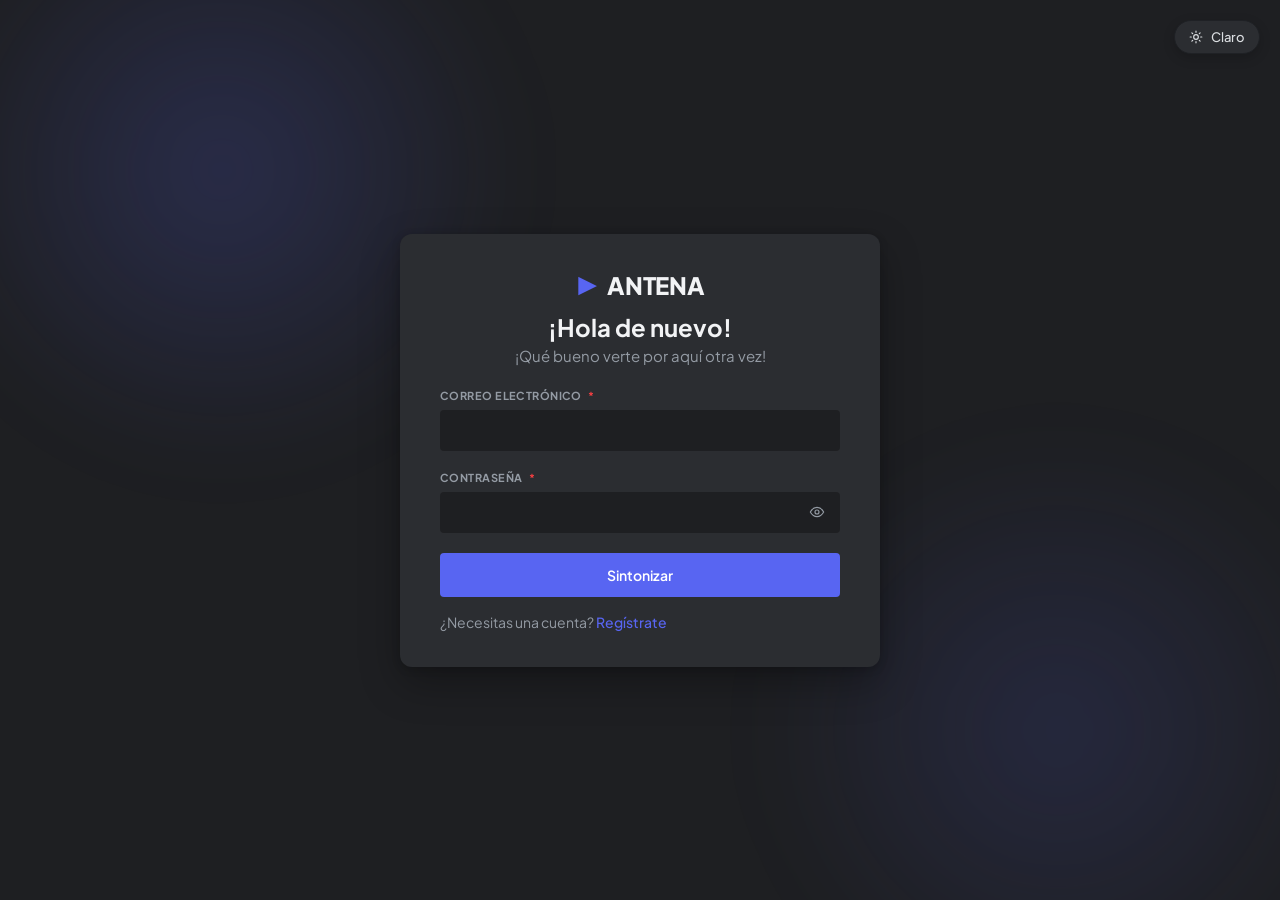
<file: frontend/login.html>
<!DOCTYPE html>
<html lang="es">
<head>
  <meta charset="UTF-8" />
  <meta name="viewport" content="width=device-width, initial-scale=1" />
  <title>Iniciar sesión — ANTENA</title>
  <link rel="preconnect" href="https://fonts.googleapis.com" />
  <link rel="preconnect" href="https://fonts.gstatic.com" crossorigin />
  <link href="https://fonts.googleapis.com/css2?family=Plus+Jakarta+Sans:wght@400;500;600;700;800&display=swap" rel="stylesheet" />
  <script src="antena.js"></script>
  <link rel="stylesheet" href="antena.css" />
</head>
<body>

  <button class="theme-chip" id="themeChip" title="Cambiar tema">
    <svg class="icon-sun"  viewBox="0 0 24 24" width="14" height="14" fill="none" stroke="currentColor" stroke-width="2" stroke-linecap="round" stroke-linejoin="round"><circle cx="12" cy="12" r="4"/><path d="M12 2v2M12 20v2M4.93 4.93l1.41 1.41M17.66 17.66l1.41 1.41M2 12h2M20 12h2M4.93 19.07l1.41-1.41M17.66 6.34l1.41-1.41"/></svg>
    <svg class="icon-moon" viewBox="0 0 24 24" width="14" height="14" fill="currentColor"><path d="M21 12.79A9 9 0 1111.21 3 7 7 0 0021 12.79z"/></svg>
    <span class="label-claro">Claro</span>
    <span class="label-oscuro">Oscuro</span>
  </button>

  <main class="auth-shell">
    <div class="auth-card">
      <div class="auth-header">
        <div class="brand-row">
          <span class="glyph">▶</span> ANTENA
        </div>
        <h1>¡Hola de nuevo!</h1>
        <p>¡Qué bueno verte por aquí otra vez!</p>
      </div>

      <div id="alert" class="alert hidden"></div>

      <form id="loginForm" novalidate>
        <div class="field" id="email-field">
          <div class="field-label">
            Correo electrónico <span class="req">*</span>
            <span class="err hidden" id="email-err"></span>
          </div>
          <div class="field-input">
            <input id="email" type="email" autocomplete="email" required />
          </div>
        </div>

        <div class="field" id="password-field">
          <div class="field-label">
            Contraseña <span class="req">*</span>
            <span class="err hidden" id="password-err"></span>
          </div>
          <div class="field-input">
            <input id="password" type="password" autocomplete="current-password" required />
            <button type="button" class="eye" id="reveal" title="Mostrar / ocultar">
              <svg viewBox="0 0 24 24" width="16" height="16" fill="none" stroke="currentColor" stroke-width="1.75" stroke-linecap="round" stroke-linejoin="round"><path d="M2 12s4-7 10-7 10 7 10 7-4 7-10 7S2 12 2 12z"/><circle cx="12" cy="12" r="3"/></svg>
            </button>
          </div>
        </div>

        <button type="submit" class="btn-primary" id="submit">Sintonizar</button>
      </form>

      <div class="auth-foot">
        ¿Necesitas una cuenta? <a id="goRegister" href="register.html">Regístrate</a>
      </div>
    </div>
  </main>

  <script src="config.js"></script>
  <script>
    // Skip if already logged in.
    if (localStorage.getItem('token')) {
      window.location.href = 'player.html';
    }

    document.getElementById('themeChip').addEventListener('click', () => {
      AntenaTheme.toggle();
    });

    document.getElementById('reveal').addEventListener('click', () => {
      const i = $('password');
      i.type = i.type === 'password' ? 'text' : 'password';
    });

    function fieldError(field, msg) {
      const fEl = $(field + '-field');
      const eEl = $(field + '-err');
      if (msg) {
        fEl.classList.add('error');
        eEl.textContent = '→ ' + msg;
        eEl.classList.remove('hidden');
      } else {
        fEl.classList.remove('error');
        eEl.classList.add('hidden');
      }
    }
    function showAlert(msg, kind = 'error') {
      const el = $('alert');
      el.textContent = msg;
      el.className = 'alert ' + kind;
    }

    document.getElementById('loginForm').addEventListener('submit', async (e) => {
      e.preventDefault();
      $('alert').className = 'alert hidden';
      fieldError('email', ''); fieldError('password', '');

      const email    = $('email').value.trim();
      const password = $('password').value;

      let valid = true;
      if (!email.includes('@')) { fieldError('email', 'correo no válido'); valid = false; }
      if (password.length < 6)  { fieldError('password', 'mínimo 6'); valid = false; }
      if (!valid) return;

      const submit = $('submit');
      submit.disabled = true;
      submit.textContent = 'Sintonizando…';

      try {
        const res = await fetch(`${window.API_BASE}/api/login`, {
          method: 'POST',
          headers: { 'Content-Type': 'application/json' },
          body: JSON.stringify({ email, password }),
        });
        const data = await res.json().catch(() => ({}));
        if (res.ok) {
          localStorage.setItem('token', data.token);
          localStorage.setItem('email', email);
          window.location.href = 'player.html';
        } else {
          showAlert(data.error || 'Credenciales incorrectas');
          submit.disabled = false;
          submit.textContent = 'Sintonizar';
        }
      } catch (_) {
        showAlert('Error de conexión');
        submit.disabled = false;
        submit.textContent = 'Sintonizar';
      }
    });
  </script>
</body>
</html>
</file>
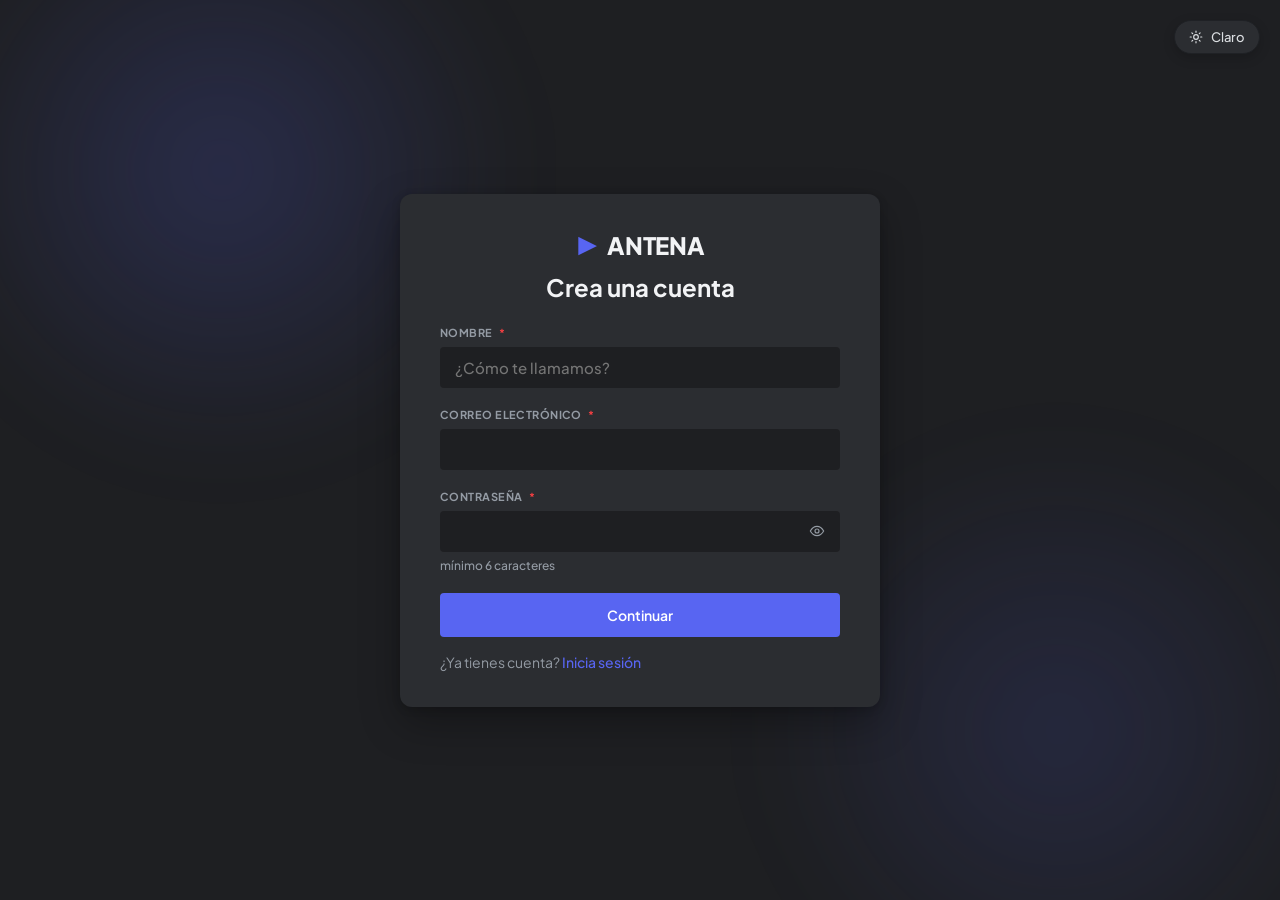
<file: frontend/register.html>
<!DOCTYPE html>
<html lang="es">
<head>
  <meta charset="UTF-8" />
  <meta name="viewport" content="width=device-width, initial-scale=1" />
  <title>Crear cuenta — ANTENA</title>
  <link rel="preconnect" href="https://fonts.googleapis.com" />
  <link rel="preconnect" href="https://fonts.gstatic.com" crossorigin />
  <link href="https://fonts.googleapis.com/css2?family=Plus+Jakarta+Sans:wght@400;500;600;700;800&display=swap" rel="stylesheet" />
  <script src="antena.js"></script>
  <link rel="stylesheet" href="antena.css" />
</head>
<body>

  <button class="theme-chip" id="themeChip" title="Cambiar tema">
    <svg class="icon-sun"  viewBox="0 0 24 24" width="14" height="14" fill="none" stroke="currentColor" stroke-width="2" stroke-linecap="round" stroke-linejoin="round"><circle cx="12" cy="12" r="4"/><path d="M12 2v2M12 20v2M4.93 4.93l1.41 1.41M17.66 17.66l1.41 1.41M2 12h2M20 12h2M4.93 19.07l1.41-1.41M17.66 6.34l1.41-1.41"/></svg>
    <svg class="icon-moon" viewBox="0 0 24 24" width="14" height="14" fill="currentColor"><path d="M21 12.79A9 9 0 1111.21 3 7 7 0 0021 12.79z"/></svg>
    <span class="label-claro">Claro</span>
    <span class="label-oscuro">Oscuro</span>
  </button>

  <main class="auth-shell">
    <div class="auth-card">
      <div class="auth-header">
        <div class="brand-row">
          <span class="glyph">▶</span> ANTENA
        </div>
        <h1>Crea una cuenta</h1>
      </div>

      <div id="alert" class="alert hidden"></div>

      <form id="registerForm" novalidate>
        <div class="field" id="name-field">
          <div class="field-label">
            Nombre <span class="req">*</span>
            <span class="err hidden" id="name-err"></span>
          </div>
          <div class="field-input">
            <input id="name" type="text" autocomplete="name" placeholder="¿Cómo te llamamos?" required />
          </div>
        </div>

        <div class="field" id="email-field">
          <div class="field-label">
            Correo electrónico <span class="req">*</span>
            <span class="err hidden" id="email-err"></span>
          </div>
          <div class="field-input">
            <input id="email" type="email" autocomplete="email" required />
          </div>
        </div>

        <div class="field" id="password-field">
          <div class="field-label">
            Contraseña <span class="req">*</span>
            <span class="err hidden" id="password-err"></span>
          </div>
          <div class="field-input">
            <input id="password" type="password" autocomplete="new-password" required />
            <button type="button" class="eye" id="reveal" title="Mostrar / ocultar">
              <svg viewBox="0 0 24 24" width="16" height="16" fill="none" stroke="currentColor" stroke-width="1.75" stroke-linecap="round" stroke-linejoin="round"><path d="M2 12s4-7 10-7 10 7 10 7-4 7-10 7S2 12 2 12z"/><circle cx="12" cy="12" r="3"/></svg>
            </button>
          </div>
          <div class="field-hint">mínimo 6 caracteres</div>
        </div>

        <button type="submit" class="btn-primary" id="submit">Continuar</button>
      </form>

      <div class="auth-foot">
        ¿Ya tienes cuenta? <a href="login.html">Inicia sesión</a>
      </div>
    </div>
  </main>

  <script src="config.js"></script>
  <script>
    document.getElementById('themeChip').addEventListener('click', () => AntenaTheme.toggle());

    document.getElementById('reveal').addEventListener('click', () => {
      const i = $('password');
      i.type = i.type === 'password' ? 'text' : 'password';
    });

    function fieldError(field, msg) {
      const fEl = $(field + '-field');
      const eEl = $(field + '-err');
      if (msg) {
        fEl.classList.add('error');
        eEl.textContent = '→ ' + msg;
        eEl.classList.remove('hidden');
      } else {
        fEl.classList.remove('error');
        eEl.classList.add('hidden');
      }
    }
    function showAlert(msg, kind = 'error') {
      const el = $('alert');
      el.textContent = msg;
      el.className = 'alert ' + kind;
    }

    document.getElementById('registerForm').addEventListener('submit', async (e) => {
      e.preventDefault();
      $('alert').className = 'alert hidden';
      fieldError('name', ''); fieldError('email', ''); fieldError('password', '');

      const name     = $('name').value.trim();
      const email    = $('email').value.trim();
      const password = $('password').value;

      let valid = true;
      if (name.length < 2)     { fieldError('name', 'demasiado corto'); valid = false; }
      if (!email.includes('@')) { fieldError('email', 'correo no válido'); valid = false; }
      if (password.length < 6) { fieldError('password', 'mínimo 6'); valid = false; }
      if (!valid) return;

      const submit = $('submit');
      submit.disabled = true;
      submit.textContent = 'Creando…';

      try {
        const res = await fetch(`${window.API_BASE}/api/register`, {
          method: 'POST',
          headers: { 'Content-Type': 'application/json' },
          body: JSON.stringify({ name, email, password }),
        });
        const data = await res.json().catch(() => ({}));
        if (res.ok) {
          showAlert('Cuenta creada. Redirigiendo…', 'success');
          setTimeout(() => window.location.href = 'login.html', 1100);
        } else {
          showAlert(data.error || 'Error al registrar');
          submit.disabled = false;
          submit.textContent = 'Continuar';
        }
      } catch (_) {
        showAlert('Error de conexión');
        submit.disabled = false;
        submit.textContent = 'Continuar';
      }
    });
  </script>
</body>
</html>
</file>
<file: frontend/antena.css>
/* ── ANTENA · shared theme + base styles ────────────────────────────
   Two themes driven by the data-theme attribute on <html>. Setting it to
   "claro" swaps every variable; everything downstream reads the vars so
   no per-element overrides needed. */

:root, html[data-theme="oscuro"] {
  --bg:          #1E1F22;
  --surface:     #2B2D31;
  --surface2:    #313338;
  --surface3:    #383A40;
  --surface4:    #404249;
  --fg:          #DBDEE1;
  --fg-bright:   #F2F3F5;
  --muted:       #949BA4;
  --line:        #1F2125;
  --accent:      #5865F2;
  --accent-soft: rgba(88,101,242,0.18);
  --accent-hover:#4752C4;
  --live:        #F23F42;
  --success:     #23A55A;
}

html[data-theme="claro"] {
  --bg:          #E3E5E8;
  --surface:     #F2F3F5;
  --surface2:    #FFFFFF;
  --surface3:    #EBEDEF;
  --surface4:    #DCDEE2;
  --fg:          #060607;
  --fg-bright:   #060607;
  --muted:       #5C5E66;
  --line:        #D4D7DC;
  --accent:      #5865F2;
  --accent-soft: rgba(88,101,242,0.12);
  --accent-hover:#4752C4;
  --live:        #DA373C;
  --success:     #248045;
}

*, *::before, *::after { box-sizing: border-box; }
html, body {
  margin: 0; padding: 0;
  background: var(--bg); color: var(--fg);
  font-family: 'Plus Jakarta Sans', sans-serif;
  -webkit-font-smoothing: antialiased;
  -moz-osx-font-smoothing: grayscale;
  height: 100vh;
}
body {
  /* Pages that need to scroll override this. Default: full-height,
     no scroll (login/register fit in one screen). */
  overflow: hidden;
}
button, input { font-family: inherit; }
a { color: inherit; }
::-webkit-scrollbar { width: 8px; height: 8px; }
::-webkit-scrollbar-track { background: transparent; }
::-webkit-scrollbar-thumb { background: rgba(127,127,127,0.25); border-radius: 4px; }
::-webkit-scrollbar-thumb:hover { background: rgba(127,127,127,0.4); }

.hidden { display: none !important; }

/* ── Live pulse ─────────────────────────────────────────────────── */
@keyframes pulse {
  0%, 100% { opacity: 1; transform: scale(1); }
  50%       { opacity: 0.35; transform: scale(0.85); }
}
.dot-pulse {
  width: 7px; height: 7px; background: var(--live); border-radius: 50%;
  display: inline-block;
  animation: pulse 2s ease-in-out infinite;
}

/* ── Toast ──────────────────────────────────────────────────────── */
@keyframes toast-in {
  0%   { opacity: 0; transform: translate(-50%, 8px); }
  10%  { opacity: 1; transform: translate(-50%, 0); }
  80%  { opacity: 1; transform: translate(-50%, 0); }
  100% { opacity: 0; transform: translate(-50%, -8px); }
}
.toast {
  position: fixed; bottom: 24px; left: 50%; transform: translateX(-50%);
  background: var(--surface); color: var(--fg);
  border: 1px solid var(--line);
  padding: 10px 18px; border-radius: 999px;
  font-size: 13px; font-weight: 500;
  box-shadow: 0 8px 24px rgba(0,0,0,0.22);
  animation: toast-in 1.4s ease-out forwards;
  pointer-events: none; z-index: 50;
}

/* ── Theme chip (auth screens) ──────────────────────────────────── */
.theme-chip {
  position: fixed; top: 20px; right: 20px; z-index: 20;
  background: var(--surface); border: 1px solid var(--line);
  color: var(--fg);
  padding: 8px 14px; border-radius: 999px;
  cursor: pointer; display: flex; align-items: center; gap: 8px;
  font-family: 'Plus Jakarta Sans', sans-serif;
  font-size: 13px; font-weight: 500;
  box-shadow: 0 4px 12px rgba(0,0,0,0.18);
  transition: transform 0.15s, background 0.15s;
}
.theme-chip:hover { background: var(--surface3); transform: translateY(-1px); }
.theme-chip svg { flex-shrink: 0; }
.theme-chip .icon-moon { display: none; }
.theme-chip .icon-sun  { display: inline; }
html[data-theme="claro"] .theme-chip .icon-sun  { display: none; }
html[data-theme="claro"] .theme-chip .icon-moon { display: inline; }
html[data-theme="claro"] .theme-chip .label-claro  { display: none; }
html[data-theme="oscuro"] .theme-chip .label-oscuro { display: none; }

/* ── Auth shell (centered card on tinted bg) ────────────────────── */
.auth-shell {
  height: 100vh; display: flex; align-items: center; justify-content: center;
  position: relative; overflow: hidden;
}
.auth-shell::before, .auth-shell::after {
  content: ''; position: absolute; width: 700px; height: 700px;
  border-radius: 50%; pointer-events: none; filter: blur(40px);
}
.auth-shell::before {
  top: -20%; left: -10%;
  background: radial-gradient(circle, rgba(88,101,242,0.20) 0%, transparent 60%);
}
.auth-shell::after {
  bottom: -20%; right: -10%;
  background: radial-gradient(circle, rgba(88,101,242,0.14) 0%, transparent 60%);
}
.auth-card {
  position: relative; z-index: 1;
  background: var(--surface); border-radius: 12px;
  width: 480px; max-width: 92vw; padding: 36px 40px;
  box-shadow: 0 16px 40px rgba(0,0,0,0.30), 0 2px 8px rgba(0,0,0,0.18);
}
.brand-row {
  display: inline-flex; align-items: center; gap: 8px;
  font-size: 24px; font-weight: 800; letter-spacing: -0.01em;
  color: var(--fg-bright); margin-bottom: 12px;
}
.brand-row .glyph { color: var(--accent); }
.auth-header { text-align: center; margin-bottom: 24px; }
.auth-header h1 {
  font-size: 24px; font-weight: 700; margin: 0 0 4px;
  color: var(--fg-bright);
}
.auth-header p { font-size: 15px; color: var(--muted); margin: 0; }

/* ── Form ───────────────────────────────────────────────────────── */
.field { margin-bottom: 20px; }
.field-label {
  font-size: 11px; font-weight: 700; letter-spacing: 0.04em;
  text-transform: uppercase; color: var(--muted); margin-bottom: 8px;
}
.field-label .req { color: var(--live); margin-left: 4px; }
.field-label .err {
  color: var(--live); text-transform: none; margin-left: 6px;
  font-weight: 500; font-style: italic;
}
.field.error .field-label { color: var(--live); }
.field-input {
  display: flex; align-items: center; gap: 8px;
  background: var(--bg);
  border: 1px solid transparent;
  border-radius: 4px; padding: 10px 14px;
  transition: border-color 0.15s, box-shadow 0.15s;
}
.field-input:focus-within {
  border-color: var(--accent);
  box-shadow: 0 0 0 3px var(--accent-soft);
}
.field.error .field-input { border-color: var(--live); }
.field-input input {
  flex: 1; min-width: 0;
  background: transparent; border: none; outline: none;
  color: var(--fg); font-size: 15px; font-weight: 500; padding: 0;
}
.field-input .eye {
  background: transparent; border: none; cursor: pointer;
  color: var(--muted); padding: 0; display: flex;
}
.field-hint {
  margin-top: 6px; font-size: 12px; font-weight: 500; color: var(--muted);
}

.btn-primary {
  width: 100%; padding: 13px 16px;
  background: var(--accent); color: #FFFFFF; border: none;
  border-radius: 4px;
  font-size: 14px; font-weight: 600;
  cursor: pointer; transition: background 0.15s;
  display: flex; align-items: center; justify-content: center; gap: 8px;
}
.btn-primary:hover { background: var(--accent-hover); }
.btn-primary:disabled { background: var(--surface3); color: var(--muted); cursor: not-allowed; }

.auth-foot {
  margin-top: 16px; font-size: 14px; color: var(--muted);
}
.auth-foot a {
  color: var(--accent); cursor: pointer; font-weight: 500; text-decoration: none;
}
.auth-foot a:hover { text-decoration: underline; }

.alert {
  margin-bottom: 16px; padding: 10px 14px;
  border-radius: 4px;
  font-size: 13px; font-weight: 500;
}
.alert.error   { background: rgba(242,63,66,0.15); color: var(--live); border: 1px solid rgba(242,63,66,0.3); }
.alert.success { background: rgba(35,165,90,0.15); color: var(--success); border: 1px solid rgba(35,165,90,0.3); }
</file>
